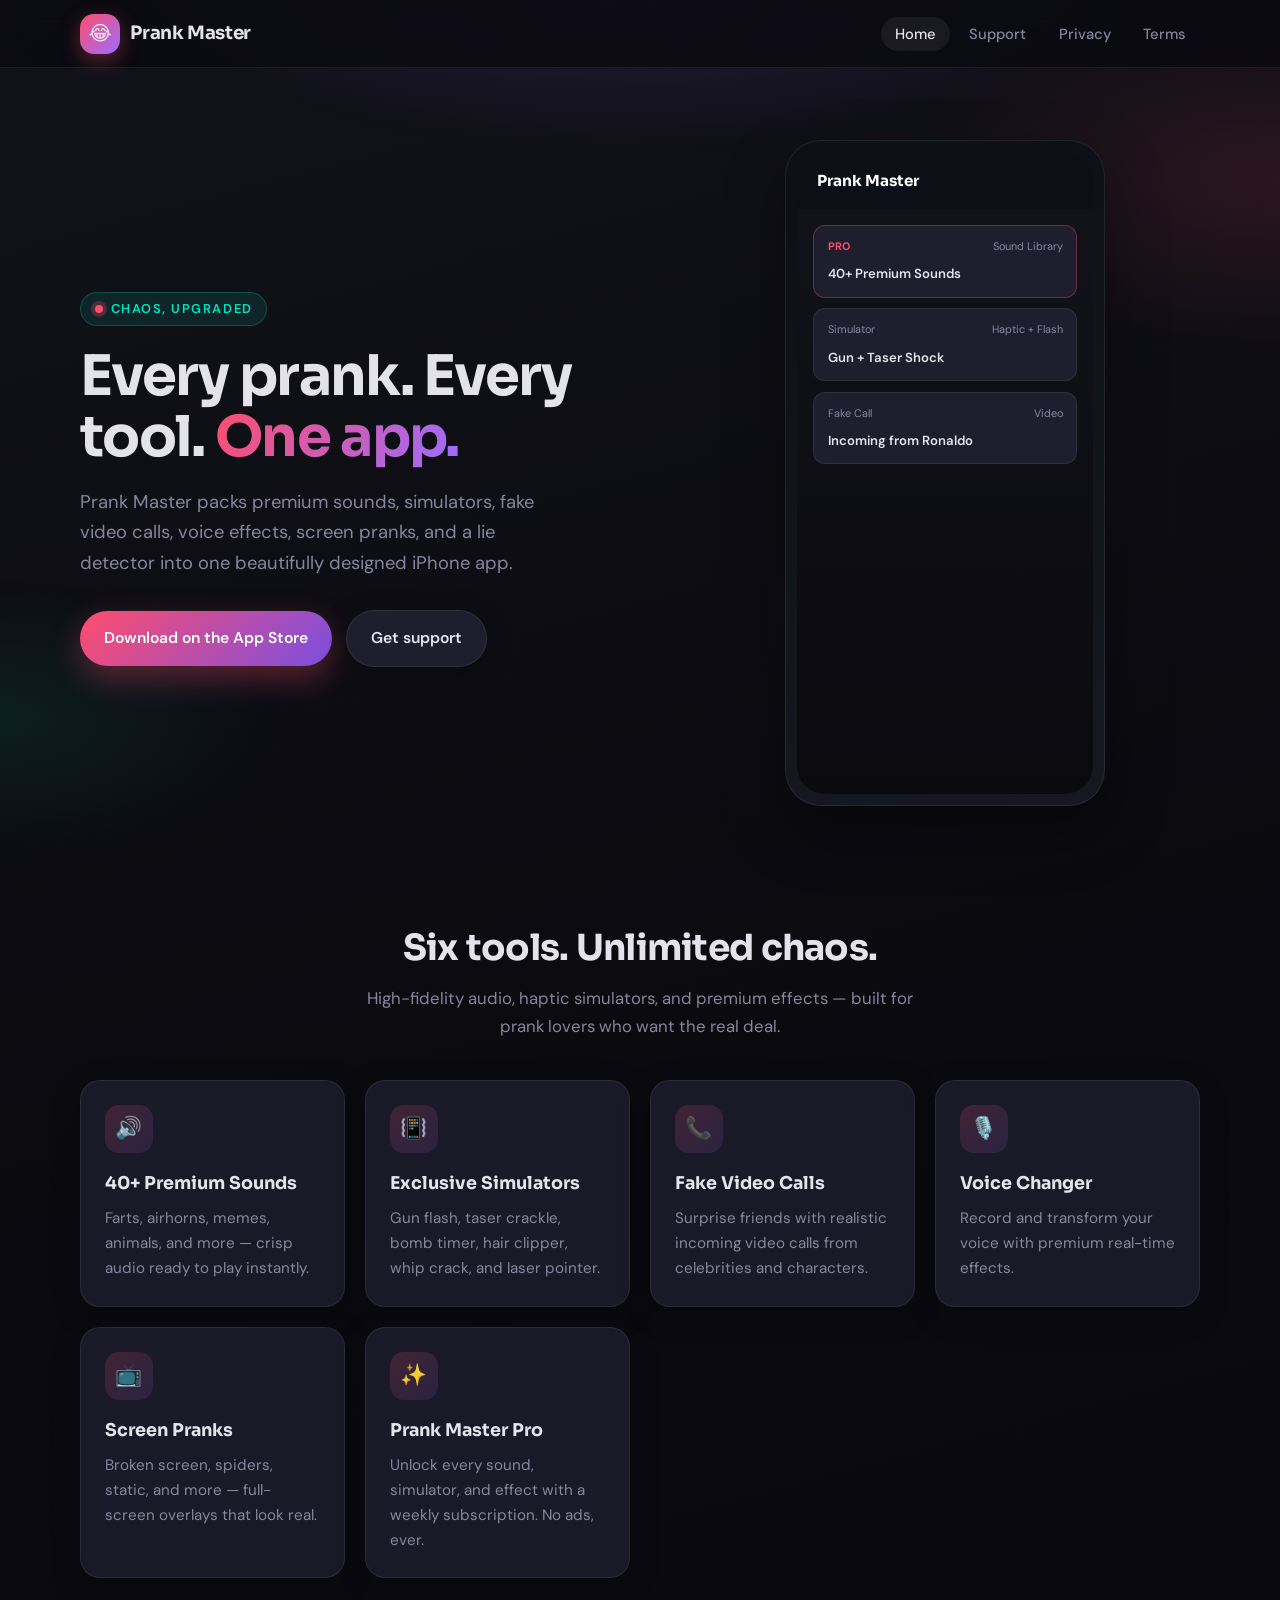
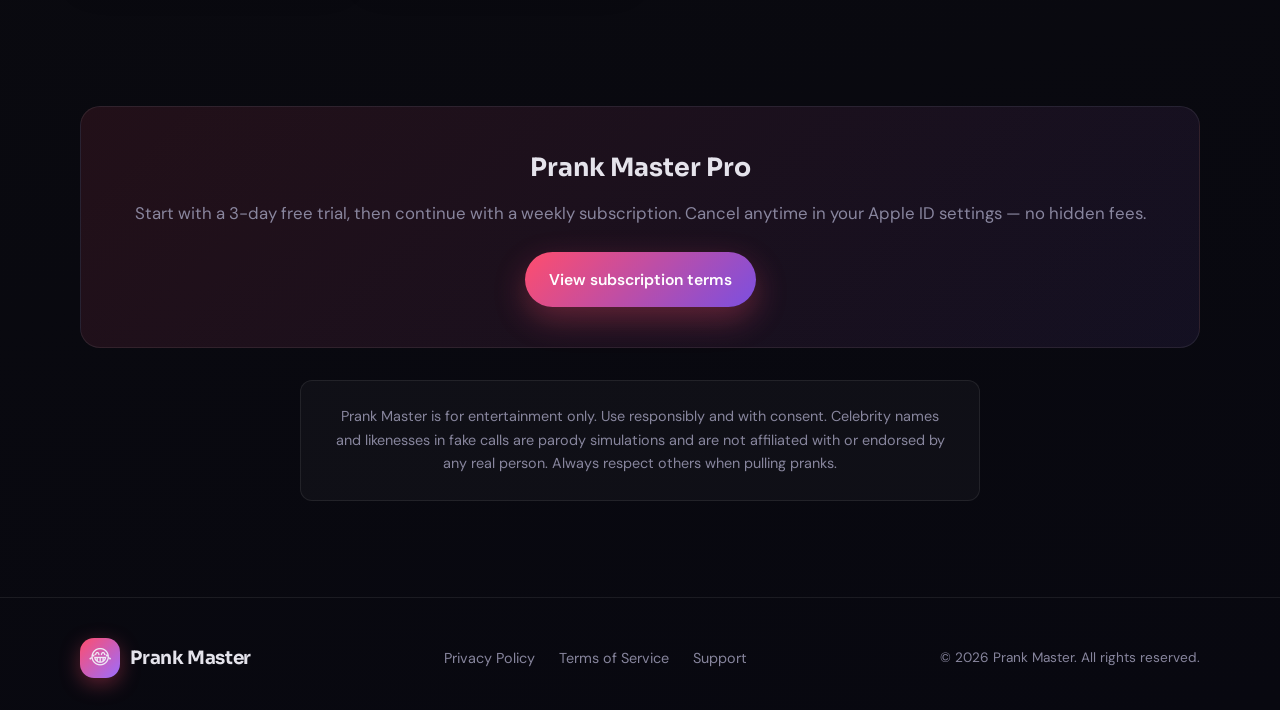
<file: index.html>
<!DOCTYPE html>
<html lang="en">
<head>
  <meta charset="UTF-8">
  <meta name="viewport" content="width=device-width, initial-scale=1">
  <meta name="description" content="Prank Master — Premium prank sounds, simulators, fake calls, voice effects, and screen pranks for iPhone.">
  <meta name="theme-color" content="#0a0a0f">
  <link rel="canonical" href="https://ammadrazzaq28.github.io/prankMaster/">
  <meta property="og:type" content="website">
  <meta property="og:url" content="https://ammadrazzaq28.github.io/prankMaster/">
  <meta property="og:title" content="Prank Master — The Ultimate Prank Arsenal">
  <meta property="og:description" content="Premium prank sounds, simulators, fake calls, voice effects, and screen pranks for iPhone.">
  <title>Prank Master — The Ultimate Prank Arsenal</title>
  <link rel="preconnect" href="https://fonts.googleapis.com">
  <link rel="preconnect" href="https://fonts.gstatic.com" crossorigin>
  <link href="https://fonts.googleapis.com/css2?family=DM+Sans:ital,opsz,wght@0,9..40,400;0,9..40,500;0,9..40,600;0,9..40,700;1,9..40,400&family=Sora:wght@600;700&display=swap" rel="stylesheet">
  <link rel="stylesheet" href="css/site.css">
  <link rel="icon" href="data:image/svg+xml,%3Csvg xmlns='http://www.w3.org/2000/svg' viewBox='0 0 32 32'%3E%3Cdefs%3E%3ClinearGradient id='g' x1='0%25' y1='0%25' x2='100%25' y2='100%25'%3E%3Cstop offset='0%25' stop-color='%23ff4d6d'/%3E%3Cstop offset='100%25' stop-color='%239b6dff'/%3E%3C/linearGradient%3E%3C/defs%3E%3Crect width='32' height='32' rx='8' fill='url(%23g)'/%3E%3Ctext x='16' y='21' text-anchor='middle' fill='white' font-size='16' font-family='system-ui'%3E😂%3C/text%3E%3C/svg%3E">
</head>
<body>
  <header class="site-nav">
    <div class="wrap site-nav__inner">
      <a class="brand" href="index.html">
        <span class="brand__mark" aria-hidden="true">😂</span>
        Prank Master
      </a>
      <button class="nav-toggle" type="button" aria-label="Open menu" aria-expanded="false" data-nav-toggle>☰</button>
      <ul class="nav-links" data-nav-menu>
        <li><a href="index.html" aria-current="page">Home</a></li>
        <li><a href="support.html">Support</a></li>
        <li><a href="privacy.html">Privacy</a></li>
        <li><a href="terms.html">Terms</a></li>
      </ul>
    </div>
  </header>

  <main>
    <section class="hero">
      <div class="wrap hero__grid">
        <div>
          <p class="hero__eyebrow"><span class="dot" aria-hidden="true"></span> Chaos, upgraded</p>
          <h1>Every prank. Every tool. <span>One app.</span></h1>
          <p class="hero__lead">
            Prank Master packs premium sounds, simulators, fake video calls, voice effects, screen pranks, and a lie detector into one beautifully designed iPhone app.
          </p>
          <div class="hero__cta">
            <a class="btn btn--primary" href="https://apps.apple.com/app/id0000000000" rel="noopener">Download on the App Store</a>
            <a class="btn btn--ghost" href="support.html">Get support</a>
          </div>
        </div>
        <div class="phone-mock" aria-hidden="true">
          <div class="phone-mock__frame">
            <div class="phone-mock__screen">
              <div class="phone-mock__header">Prank Master</div>
              <div class="phone-mock__body">
                <div class="mock-tile mock-tile--hot">
                  <div class="mock-tile__meta"><span class="mock-tile__badge">PRO</span><span>Sound Library</span></div>
                  <div class="mock-tile__title">40+ Premium Sounds</div>
                </div>
                <div class="mock-tile">
                  <div class="mock-tile__meta"><span>Simulator</span><span>Haptic + Flash</span></div>
                  <div class="mock-tile__title">Gun + Taser Shock</div>
                </div>
                <div class="mock-tile">
                  <div class="mock-tile__meta"><span>Fake Call</span><span>Video</span></div>
                  <div class="mock-tile__title">Incoming from Ronaldo</div>
                </div>
              </div>
            </div>
          </div>
        </div>
      </div>
    </section>

    <section class="section" id="features">
      <div class="wrap">
        <h2 class="section__title">Six tools. Unlimited chaos.</h2>
        <p class="section__subtitle">High-fidelity audio, haptic simulators, and premium effects — built for prank lovers who want the real deal.</p>
        <div class="features">
          <article class="card">
            <div class="card__icon" aria-hidden="true">🔊</div>
            <h3>40+ Premium Sounds</h3>
            <p>Farts, airhorns, memes, animals, and more — crisp audio ready to play instantly.</p>
          </article>
          <article class="card">
            <div class="card__icon" aria-hidden="true">📳</div>
            <h3>Exclusive Simulators</h3>
            <p>Gun flash, taser crackle, bomb timer, hair clipper, whip crack, and laser pointer.</p>
          </article>
          <article class="card">
            <div class="card__icon" aria-hidden="true">📞</div>
            <h3>Fake Video Calls</h3>
            <p>Surprise friends with realistic incoming video calls from celebrities and characters.</p>
          </article>
          <article class="card">
            <div class="card__icon" aria-hidden="true">🎙️</div>
            <h3>Voice Changer</h3>
            <p>Record and transform your voice with premium real-time effects.</p>
          </article>
          <article class="card">
            <div class="card__icon" aria-hidden="true">📺</div>
            <h3>Screen Pranks</h3>
            <p>Broken screen, spiders, static, and more — full-screen overlays that look real.</p>
          </article>
          <article class="card">
            <div class="card__icon" aria-hidden="true">✨</div>
            <h3>Prank Master Pro</h3>
            <p>Unlock every sound, simulator, and effect with a weekly subscription. No ads, ever.</p>
          </article>
        </div>
      </div>
    </section>

    <section class="section">
      <div class="wrap">
        <div class="pricing-banner">
          <h2>Prank Master Pro</h2>
          <p>Start with a 3-day free trial, then continue with a weekly subscription. Cancel anytime in your Apple ID settings — no hidden fees.</p>
          <a class="btn btn--primary" href="terms.html#subscriptions">View subscription terms</a>
        </div>
        <p class="disclaimer-banner" style="margin-top: 2rem;">
          Prank Master is for entertainment only. Use responsibly and with consent. Celebrity names and likenesses in fake calls are parody simulations and are not affiliated with or endorsed by any real person. Always respect others when pulling pranks.
        </p>
      </div>
    </section>
  </main>

  <footer class="site-footer">
    <div class="wrap site-footer__inner">
      <a class="brand" href="index.html">
        <span class="brand__mark" aria-hidden="true">😂</span>
        Prank Master
      </a>
      <ul class="footer-links">
        <li><a href="privacy.html">Privacy Policy</a></li>
        <li><a href="terms.html">Terms of Service</a></li>
        <li><a href="support.html">Support</a></li>
      </ul>
      <small>© <span id="year"></span> Prank Master. All rights reserved.</small>
    </div>
  </footer>

  <script>
    document.getElementById('year').textContent = new Date().getFullYear();
    const toggle = document.querySelector('[data-nav-toggle]');
    const menu = document.querySelector('[data-nav-menu]');
    toggle?.addEventListener('click', () => {
      const open = menu.classList.toggle('is-open');
      toggle.setAttribute('aria-expanded', open);
    });
  </script>
</body>
</html>
</file>
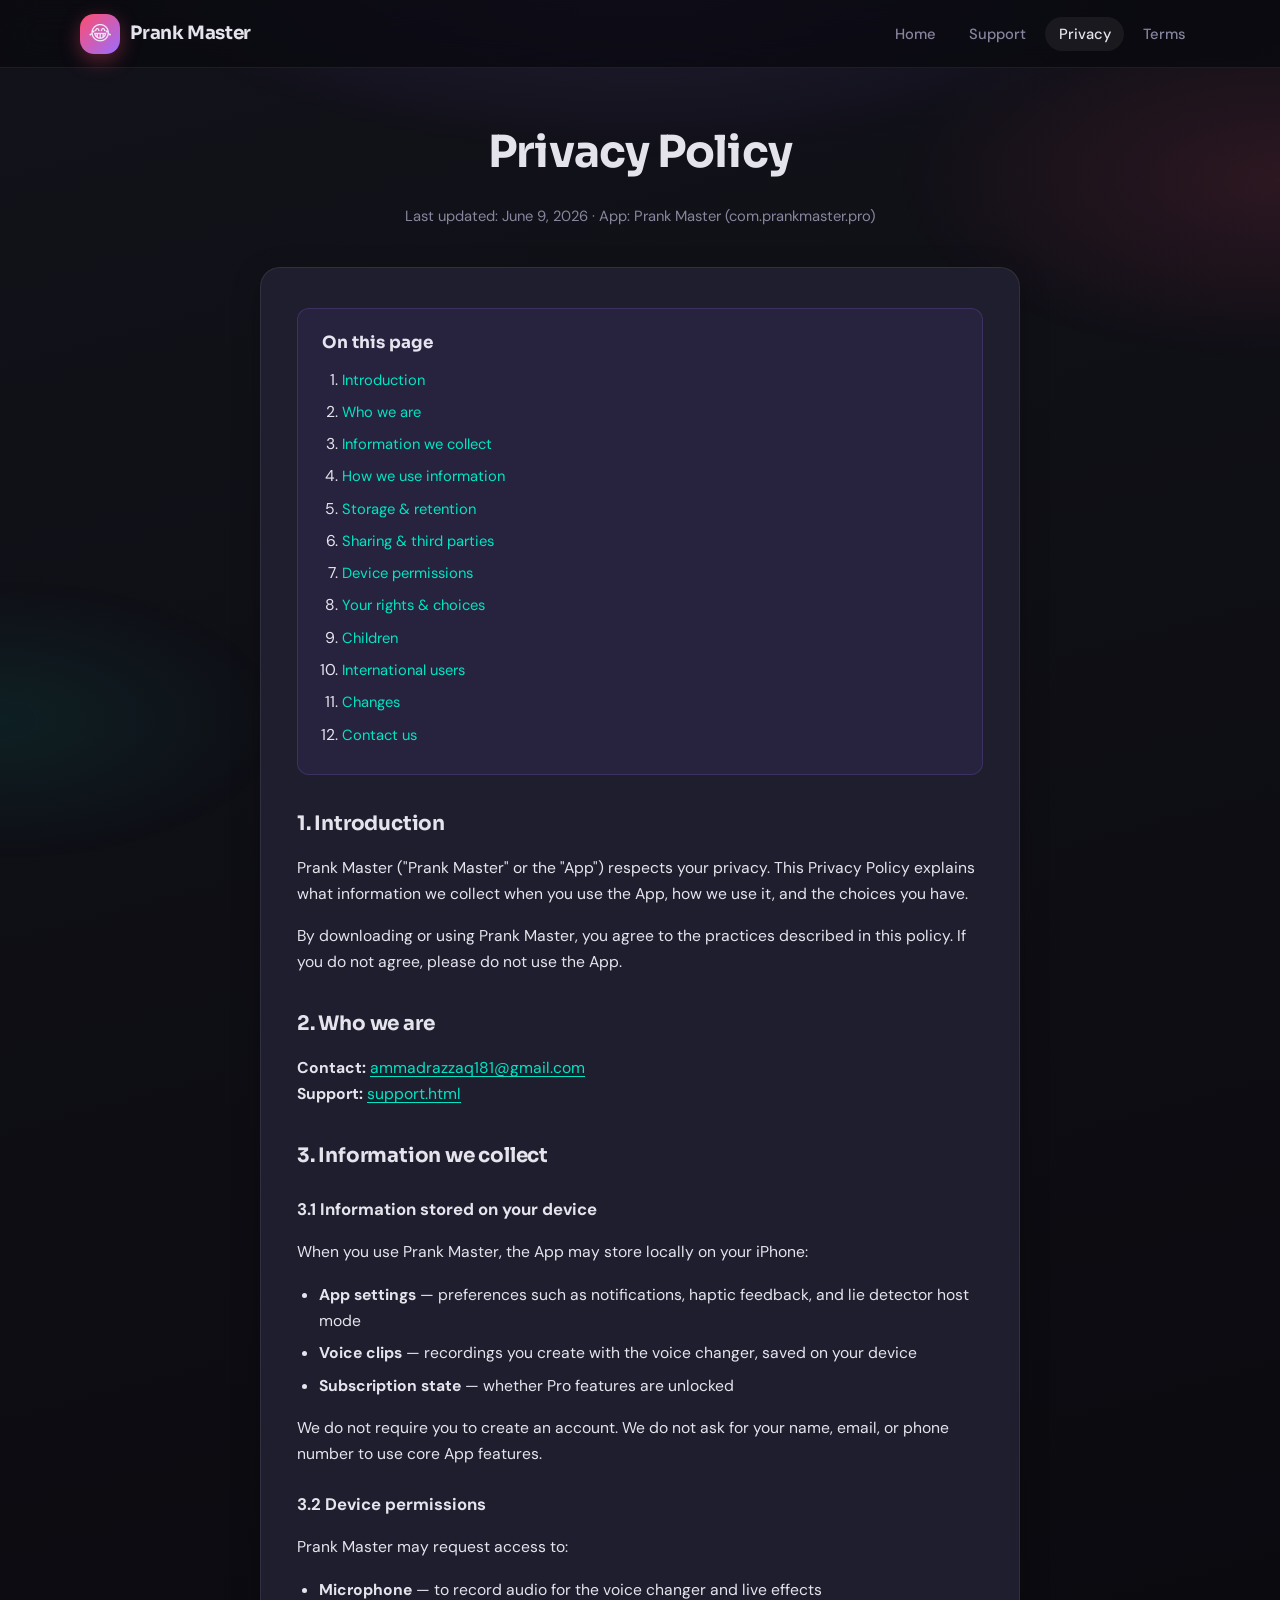
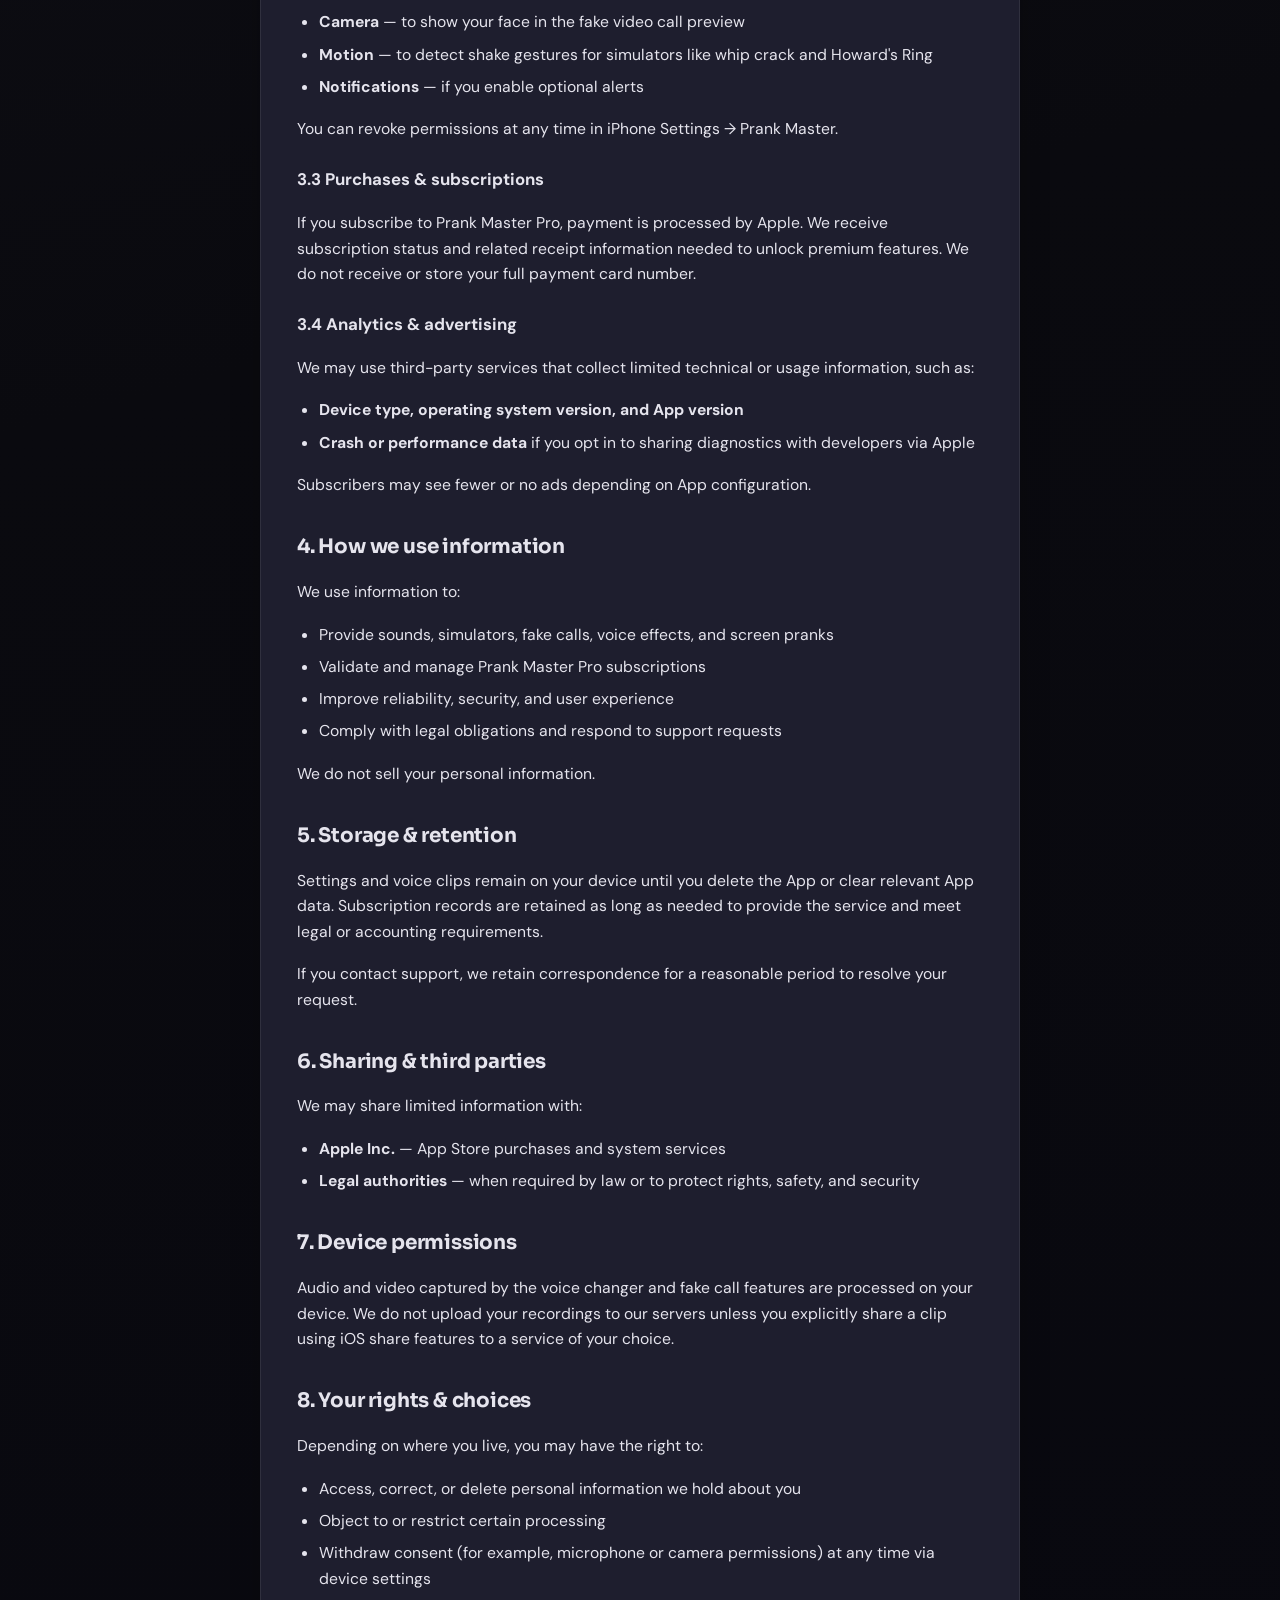
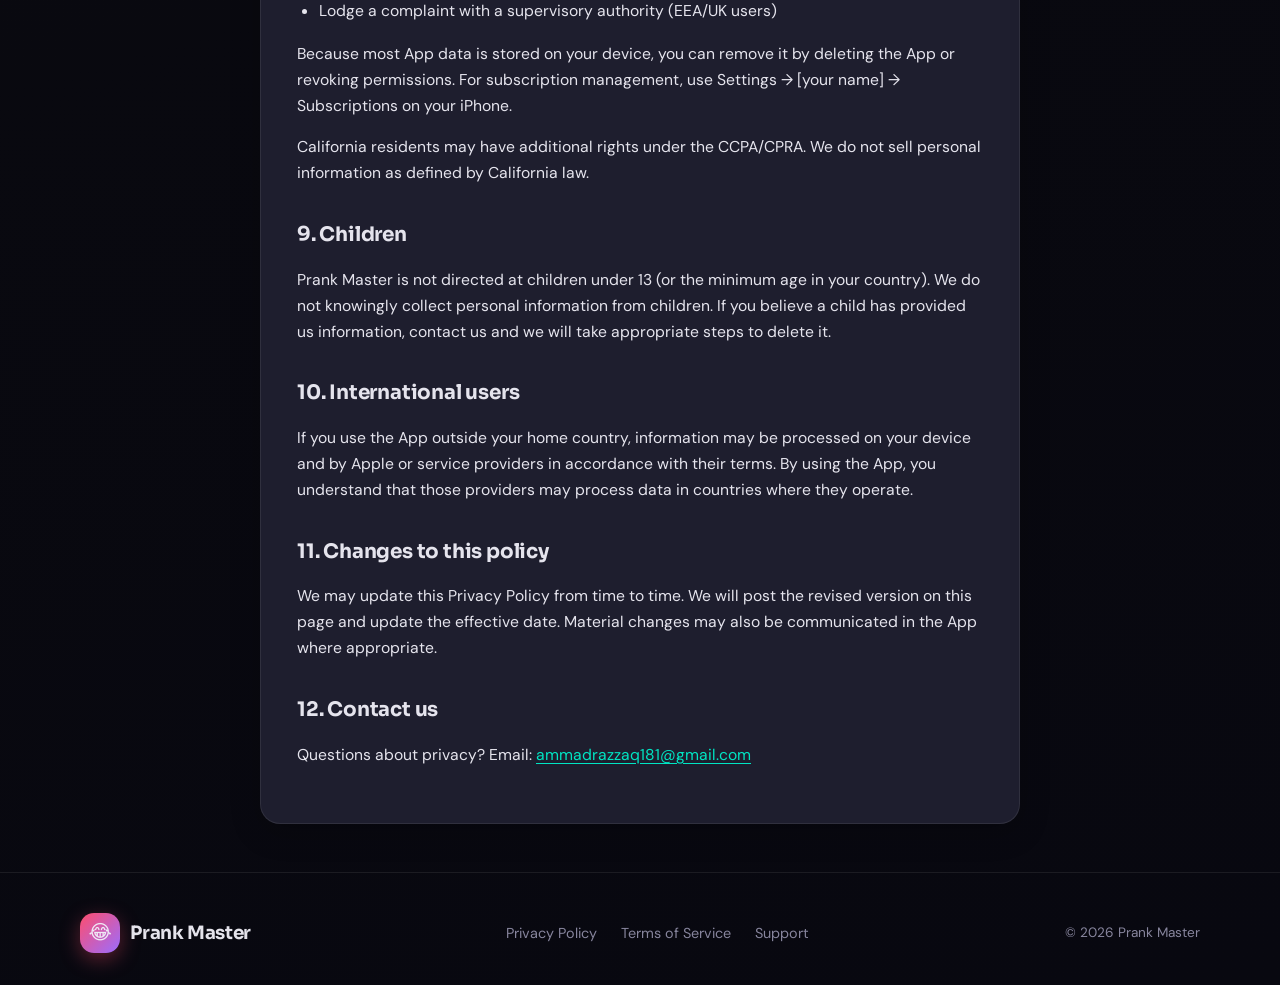
<file: privacy.html>
<!DOCTYPE html>
<html lang="en">
<head>
  <meta charset="UTF-8">
  <meta name="viewport" content="width=device-width, initial-scale=1">
  <meta name="description" content="Privacy Policy for Prank Master — how we collect, use, and protect your information.">
  <meta name="theme-color" content="#0a0a0f">
  <title>Privacy Policy — Prank Master</title>
  <link rel="preconnect" href="https://fonts.googleapis.com">
  <link rel="preconnect" href="https://fonts.gstatic.com" crossorigin>
  <link href="https://fonts.googleapis.com/css2?family=DM+Sans:ital,opsz,wght@0,9..40,400;0,9..40,500;0,9..40,600;0,9..40,700&family=Sora:wght@600;700&display=swap" rel="stylesheet">
  <link rel="stylesheet" href="css/site.css">
  <link rel="icon" href="data:image/svg+xml,%3Csvg xmlns='http://www.w3.org/2000/svg' viewBox='0 0 32 32'%3E%3Crect width='32' height='32' rx='8' fill='%23ff4d6d'/%3E%3Ctext x='16' y='21' text-anchor='middle' fill='white' font-size='16' font-family='system-ui'%3E😂%3C/text%3E%3C/svg%3E">
</head>
<body>
  <header class="site-nav">
    <div class="wrap site-nav__inner">
      <a class="brand" href="index.html">
        <span class="brand__mark" aria-hidden="true">😂</span>
        Prank Master
      </a>
      <button class="nav-toggle" type="button" aria-label="Open menu" aria-expanded="false" data-nav-toggle>☰</button>
      <ul class="nav-links" data-nav-menu>
        <li><a href="index.html">Home</a></li>
        <li><a href="support.html">Support</a></li>
        <li><a href="privacy.html" aria-current="page">Privacy</a></li>
        <li><a href="terms.html">Terms</a></li>
      </ul>
    </div>
  </header>

  <main>
    <header class="page-header wrap--legal">
      <h1>Privacy Policy</h1>
      <p class="meta">Last updated: June 9, 2026 · App: Prank Master (com.prankmaster.pro)</p>
    </header>

    <article class="legal-card wrap--legal">
      <nav class="toc" aria-label="Table of contents">
        <strong>On this page</strong>
        <ol>
          <li><a href="#introduction">Introduction</a></li>
          <li><a href="#controller">Who we are</a></li>
          <li><a href="#collect">Information we collect</a></li>
          <li><a href="#use">How we use information</a></li>
          <li><a href="#storage">Storage &amp; retention</a></li>
          <li><a href="#sharing">Sharing &amp; third parties</a></li>
          <li><a href="#permissions">Device permissions</a></li>
          <li><a href="#rights">Your rights &amp; choices</a></li>
          <li><a href="#children">Children</a></li>
          <li><a href="#international">International users</a></li>
          <li><a href="#changes">Changes</a></li>
          <li><a href="#contact">Contact us</a></li>
        </ol>
      </nav>

      <h2 id="introduction">1. Introduction</h2>
      <p>
        Prank Master ("Prank Master" or the "App") respects your privacy. This Privacy Policy explains what information we collect when you use the App, how we use it, and the choices you have.
      </p>
      <p>
        By downloading or using Prank Master, you agree to the practices described in this policy. If you do not agree, please do not use the App.
      </p>

      <h2 id="controller">2. Who we are</h2>
      <p>
        <strong>Contact:</strong> <a href="mailto:ammadrazzaq181@gmail.com">ammadrazzaq181@gmail.com</a><br>
        <strong>Support:</strong> <a href="support.html">support.html</a>
      </p>

      <h2 id="collect">3. Information we collect</h2>

      <h3>3.1 Information stored on your device</h3>
      <p>When you use Prank Master, the App may store locally on your iPhone:</p>
      <ul>
        <li><strong>App settings</strong> — preferences such as notifications, haptic feedback, and lie detector host mode</li>
        <li><strong>Voice clips</strong> — recordings you create with the voice changer, saved on your device</li>
        <li><strong>Subscription state</strong> — whether Pro features are unlocked</li>
      </ul>
      <p>We do not require you to create an account. We do not ask for your name, email, or phone number to use core App features.</p>

      <h3>3.2 Device permissions</h3>
      <p>Prank Master may request access to:</p>
      <ul>
        <li><strong>Microphone</strong> — to record audio for the voice changer and live effects</li>
        <li><strong>Camera</strong> — to show your face in the fake video call preview</li>
        <li><strong>Motion</strong> — to detect shake gestures for simulators like whip crack and Howard's Ring</li>
        <li><strong>Notifications</strong> — if you enable optional alerts</li>
      </ul>
      <p>You can revoke permissions at any time in iPhone Settings → Prank Master.</p>

      <h3>3.3 Purchases &amp; subscriptions</h3>
      <p>
        If you subscribe to Prank Master Pro, payment is processed by Apple. We receive subscription status and related receipt information needed to unlock premium features. We do not receive or store your full payment card number.
      </p>

      <h3>3.4 Analytics &amp; advertising</h3>
      <p>We may use third-party services that collect limited technical or usage information, such as:</p>
      <ul>
        <li><strong>Device type, operating system version, and App version</strong></li>
        <li><strong>Crash or performance data</strong> if you opt in to sharing diagnostics with developers via Apple</li>
      </ul>
      <p>Subscribers may see fewer or no ads depending on App configuration.</p>

      <h2 id="use">4. How we use information</h2>
      <p>We use information to:</p>
      <ul>
        <li>Provide sounds, simulators, fake calls, voice effects, and screen pranks</li>
        <li>Validate and manage Prank Master Pro subscriptions</li>
        <li>Improve reliability, security, and user experience</li>
        <li>Comply with legal obligations and respond to support requests</li>
      </ul>
      <p>We do not sell your personal information.</p>

      <h2 id="storage">5. Storage &amp; retention</h2>
      <p>
        Settings and voice clips remain on your device until you delete the App or clear relevant App data. Subscription records are retained as long as needed to provide the service and meet legal or accounting requirements.
      </p>
      <p>If you contact support, we retain correspondence for a reasonable period to resolve your request.</p>

      <h2 id="sharing">6. Sharing &amp; third parties</h2>
      <p>We may share limited information with:</p>
      <ul>
        <li><strong>Apple Inc.</strong> — App Store purchases and system services</li>
        <li><strong>Legal authorities</strong> — when required by law or to protect rights, safety, and security</li>
      </ul>

      <h2 id="permissions">7. Device permissions</h2>
      <p>
        Audio and video captured by the voice changer and fake call features are processed on your device. We do not upload your recordings to our servers unless you explicitly share a clip using iOS share features to a service of your choice.
      </p>

      <h2 id="rights">8. Your rights &amp; choices</h2>
      <p>Depending on where you live, you may have the right to:</p>
      <ul>
        <li>Access, correct, or delete personal information we hold about you</li>
        <li>Object to or restrict certain processing</li>
        <li>Withdraw consent (for example, microphone or camera permissions) at any time via device settings</li>
        <li>Lodge a complaint with a supervisory authority (EEA/UK users)</li>
      </ul>
      <p>
        Because most App data is stored on your device, you can remove it by deleting the App or revoking permissions. For subscription management, use Settings → [your name] → Subscriptions on your iPhone.
      </p>
      <p>California residents may have additional rights under the CCPA/CPRA. We do not sell personal information as defined by California law.</p>

      <h2 id="children">9. Children</h2>
      <p>
        Prank Master is not directed at children under 13 (or the minimum age in your country). We do not knowingly collect personal information from children. If you believe a child has provided us information, contact us and we will take appropriate steps to delete it.
      </p>

      <h2 id="international">10. International users</h2>
      <p>
        If you use the App outside your home country, information may be processed on your device and by Apple or service providers in accordance with their terms. By using the App, you understand that those providers may process data in countries where they operate.
      </p>

      <h2 id="changes">11. Changes to this policy</h2>
      <p>
        We may update this Privacy Policy from time to time. We will post the revised version on this page and update the effective date. Material changes may also be communicated in the App where appropriate.
      </p>

      <h2 id="contact">12. Contact us</h2>
      <p>Questions about privacy? Email: <a href="mailto:ammadrazzaq181@gmail.com">ammadrazzaq181@gmail.com</a></p>
    </article>
  </main>

  <footer class="site-footer">
    <div class="wrap site-footer__inner">
      <a class="brand" href="index.html">
        <span class="brand__mark" aria-hidden="true">😂</span>
        Prank Master
      </a>
      <ul class="footer-links">
        <li><a href="privacy.html">Privacy Policy</a></li>
        <li><a href="terms.html">Terms of Service</a></li>
        <li><a href="support.html">Support</a></li>
      </ul>
      <small>© <span id="year"></span> Prank Master</small>
    </div>
  </footer>

  <script>
    document.getElementById('year').textContent = new Date().getFullYear();
    const toggle = document.querySelector('[data-nav-toggle]');
    const menu = document.querySelector('[data-nav-menu]');
    toggle?.addEventListener('click', () => {
      const open = menu.classList.toggle('is-open');
      toggle.setAttribute('aria-expanded', open);
    });
  </script>
</body>
</html>
</file>
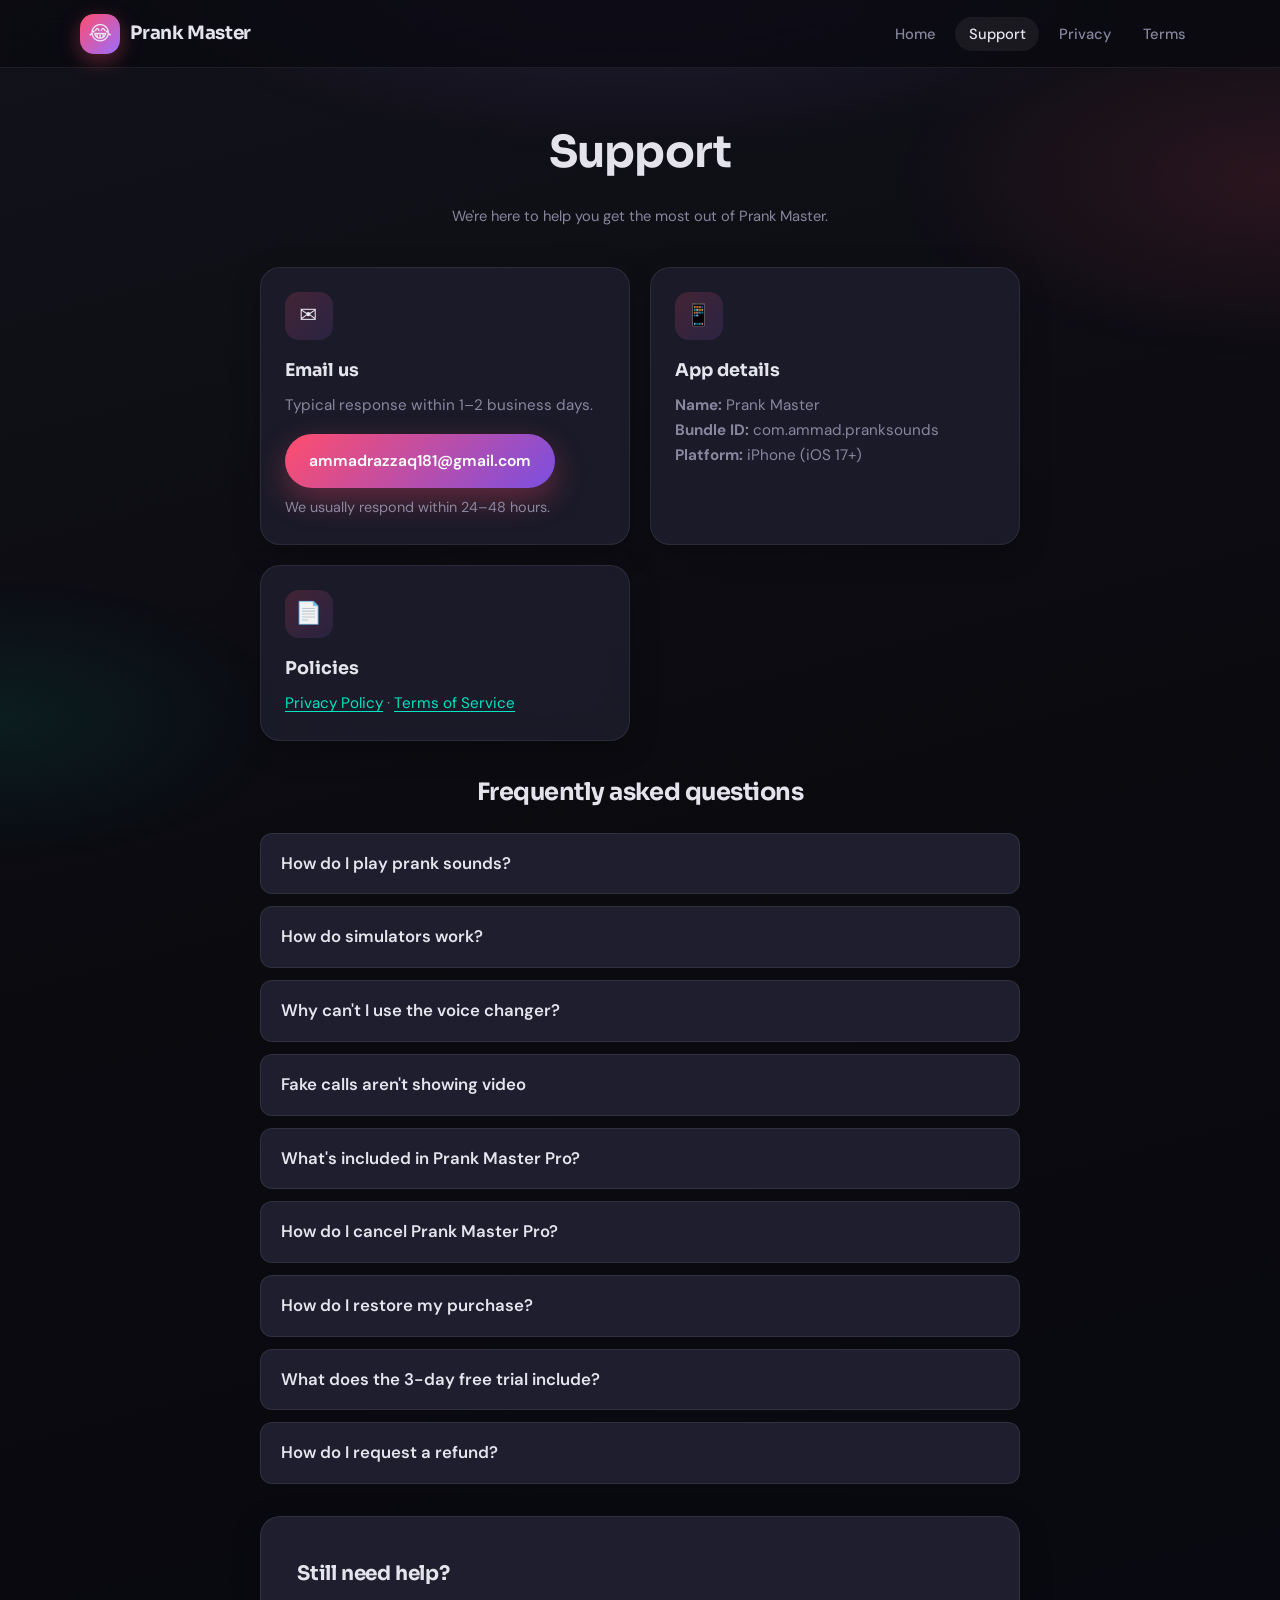
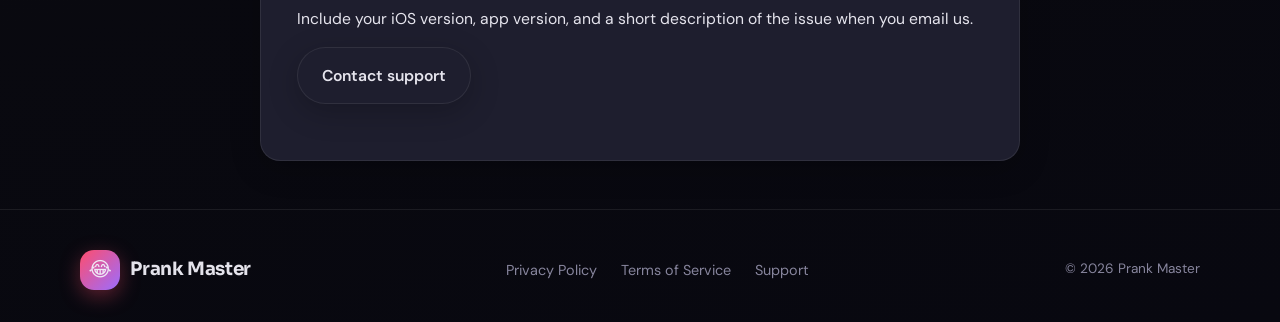
<file: support.html>
<!DOCTYPE html>
<html lang="en">
<head>
  <meta charset="UTF-8">
  <meta name="viewport" content="width=device-width, initial-scale=1">
  <meta name="description" content="Prank Master support — help with subscriptions, sounds, simulators, fake calls, and app questions.">
  <meta name="theme-color" content="#0a0a0f">
  <title>Support — Prank Master</title>
  <link rel="preconnect" href="https://fonts.googleapis.com">
  <link rel="preconnect" href="https://fonts.gstatic.com" crossorigin>
  <link href="https://fonts.googleapis.com/css2?family=DM+Sans:ital,opsz,wght@0,9..40,400;0,9..40,500;0,9..40,600;0,9..40,700&family=Sora:wght@600;700&display=swap" rel="stylesheet">
  <link rel="stylesheet" href="css/site.css">
  <link rel="icon" href="data:image/svg+xml,%3Csvg xmlns='http://www.w3.org/2000/svg' viewBox='0 0 32 32'%3E%3Crect width='32' height='32' rx='8' fill='%23ff4d6d'/%3E%3Ctext x='16' y='21' text-anchor='middle' fill='white' font-size='16' font-family='system-ui'%3E😂%3C/text%3E%3C/svg%3E">
</head>
<body>
  <header class="site-nav">
    <div class="wrap site-nav__inner">
      <a class="brand" href="index.html">
        <span class="brand__mark" aria-hidden="true">😂</span>
        Prank Master
      </a>
      <button class="nav-toggle" type="button" aria-label="Open menu" aria-expanded="false" data-nav-toggle>☰</button>
      <ul class="nav-links" data-nav-menu>
        <li><a href="index.html">Home</a></li>
        <li><a href="support.html" aria-current="page">Support</a></li>
        <li><a href="privacy.html">Privacy</a></li>
        <li><a href="terms.html">Terms</a></li>
      </ul>
    </div>
  </header>

  <main>
    <header class="page-header wrap--legal">
      <h1>Support</h1>
      <p class="meta">We're here to help you get the most out of Prank Master.</p>
    </header>

    <div class="wrap--legal" style="margin-bottom: 2.5rem;">
      <div class="support-grid">
        <div class="card">
          <div class="card__icon" aria-hidden="true">✉️</div>
          <h3>Email us</h3>
          <p>Typical response within 1–2 business days.</p>
          <p style="margin-top: 1rem;"><a class="btn btn--primary" href="mailto:ammadrazzaq181@gmail.com?subject=Prank%20Master%20Support">ammadrazzaq181@gmail.com</a></p>
          <p style="margin-top: 0.5rem; font-size: 0.9rem; color: var(--text-muted);">We usually respond within 24–48 hours.</p>
        </div>
        <div class="card">
          <div class="card__icon" aria-hidden="true">📱</div>
          <h3>App details</h3>
          <p>
            <strong>Name:</strong> Prank Master<br>
            <strong>Bundle ID:</strong> com.ammad.pranksounds<br>
            <strong>Platform:</strong> iPhone (iOS 17+)
          </p>
        </div>
        <div class="card">
          <div class="card__icon" aria-hidden="true">📄</div>
          <h3>Policies</h3>
          <p>
            <a href="privacy.html">Privacy Policy</a> ·
            <a href="terms.html">Terms of Service</a>
          </p>
        </div>
      </div>

      <h2 class="section__title" style="font-size: 1.5rem; margin-top: 2rem;">Frequently asked questions</h2>
      <div class="faq" style="margin-top: 1.25rem;">
        <details>
          <summary>How do I play prank sounds?</summary>
          <p>Open Prank Master and tap Sounds from the home screen. Browse categories, tap any sound to play it instantly. Use the volume slider to boost output on supported devices.</p>
        </details>
        <details>
          <summary>How do simulators work?</summary>
          <p>Simulators like Gun, Taser, and Bomb use haptics and screen flash for a realistic feel. Some simulators (Whip, Howard's Ring) respond to shake gestures — make sure motion access is enabled when prompted.</p>
        </details>
        <details>
          <summary>Why can't I use the voice changer?</summary>
          <p>Prank Master needs microphone permission for recording. Go to Settings → Prank Master → Microphone and enable access. Camera permission is also required for fake video call previews.</p>
        </details>
        <details>
          <summary>Fake calls aren't showing video</summary>
          <p>Ensure camera permission is granted and your device supports the selected character video. Try closing and reopening the fake call screen, or restart the app if playback stalls.</p>
        </details>
        <details>
          <summary>What's included in Prank Master Pro?</summary>
          <p>Pro unlocks all premium sounds, exclusive simulators, unlimited fake calls, voice effects, screen pranks, and removes ads. Free users may have limited access to certain features.</p>
        </details>
        <details>
          <summary>How do I cancel Prank Master Pro?</summary>
          <p>Subscriptions are managed by Apple. On your iPhone: Settings → [your name] → Subscriptions → Prank Master → Cancel Subscription. Cancel at least 24 hours before renewal to avoid the next charge.</p>
        </details>
        <details>
          <summary>How do I restore my purchase?</summary>
          <p>On the subscription screen in the app or in Settings, tap Restore Purchase. Make sure you are signed in with the same Apple ID used for the original purchase.</p>
        </details>
        <details>
          <summary>What does the 3-day free trial include?</summary>
          <p>Eligible new subscribers receive Prank Master Pro access for three days. If you do not cancel before the trial ends, Apple automatically bills the weekly subscription shown on the paywall.</p>
        </details>
        <details>
          <summary>How do I request a refund?</summary>
          <p>Refunds are processed by Apple. Visit <a href="https://reportaproblem.apple.com" rel="noopener">reportaproblem.apple.com</a> and sign in with your Apple ID.</p>
        </details>
      </div>

      <div class="legal-card" style="margin-top: 2rem;">
        <h2 id="still-need-help">Still need help?</h2>
        <p>Include your iOS version, app version, and a short description of the issue when you email us.</p>
        <p><a class="btn btn--ghost" href="mailto:ammadrazzaq181@gmail.com?subject=Prank%20Master%20Support%20Request">Contact support</a></p>
      </div>
    </div>
  </main>

  <footer class="site-footer">
    <div class="wrap site-footer__inner">
      <a class="brand" href="index.html">
        <span class="brand__mark" aria-hidden="true">😂</span>
        Prank Master
      </a>
      <ul class="footer-links">
        <li><a href="privacy.html">Privacy Policy</a></li>
        <li><a href="terms.html">Terms of Service</a></li>
        <li><a href="support.html">Support</a></li>
      </ul>
      <small>© <span id="year"></span> Prank Master</small>
    </div>
  </footer>

  <script>
    document.getElementById('year').textContent = new Date().getFullYear();
    const toggle = document.querySelector('[data-nav-toggle]');
    const menu = document.querySelector('[data-nav-menu]');
    toggle?.addEventListener('click', () => {
      const open = menu.classList.toggle('is-open');
      toggle.setAttribute('aria-expanded', open);
    });
  </script>
</body>
</html>
</file>
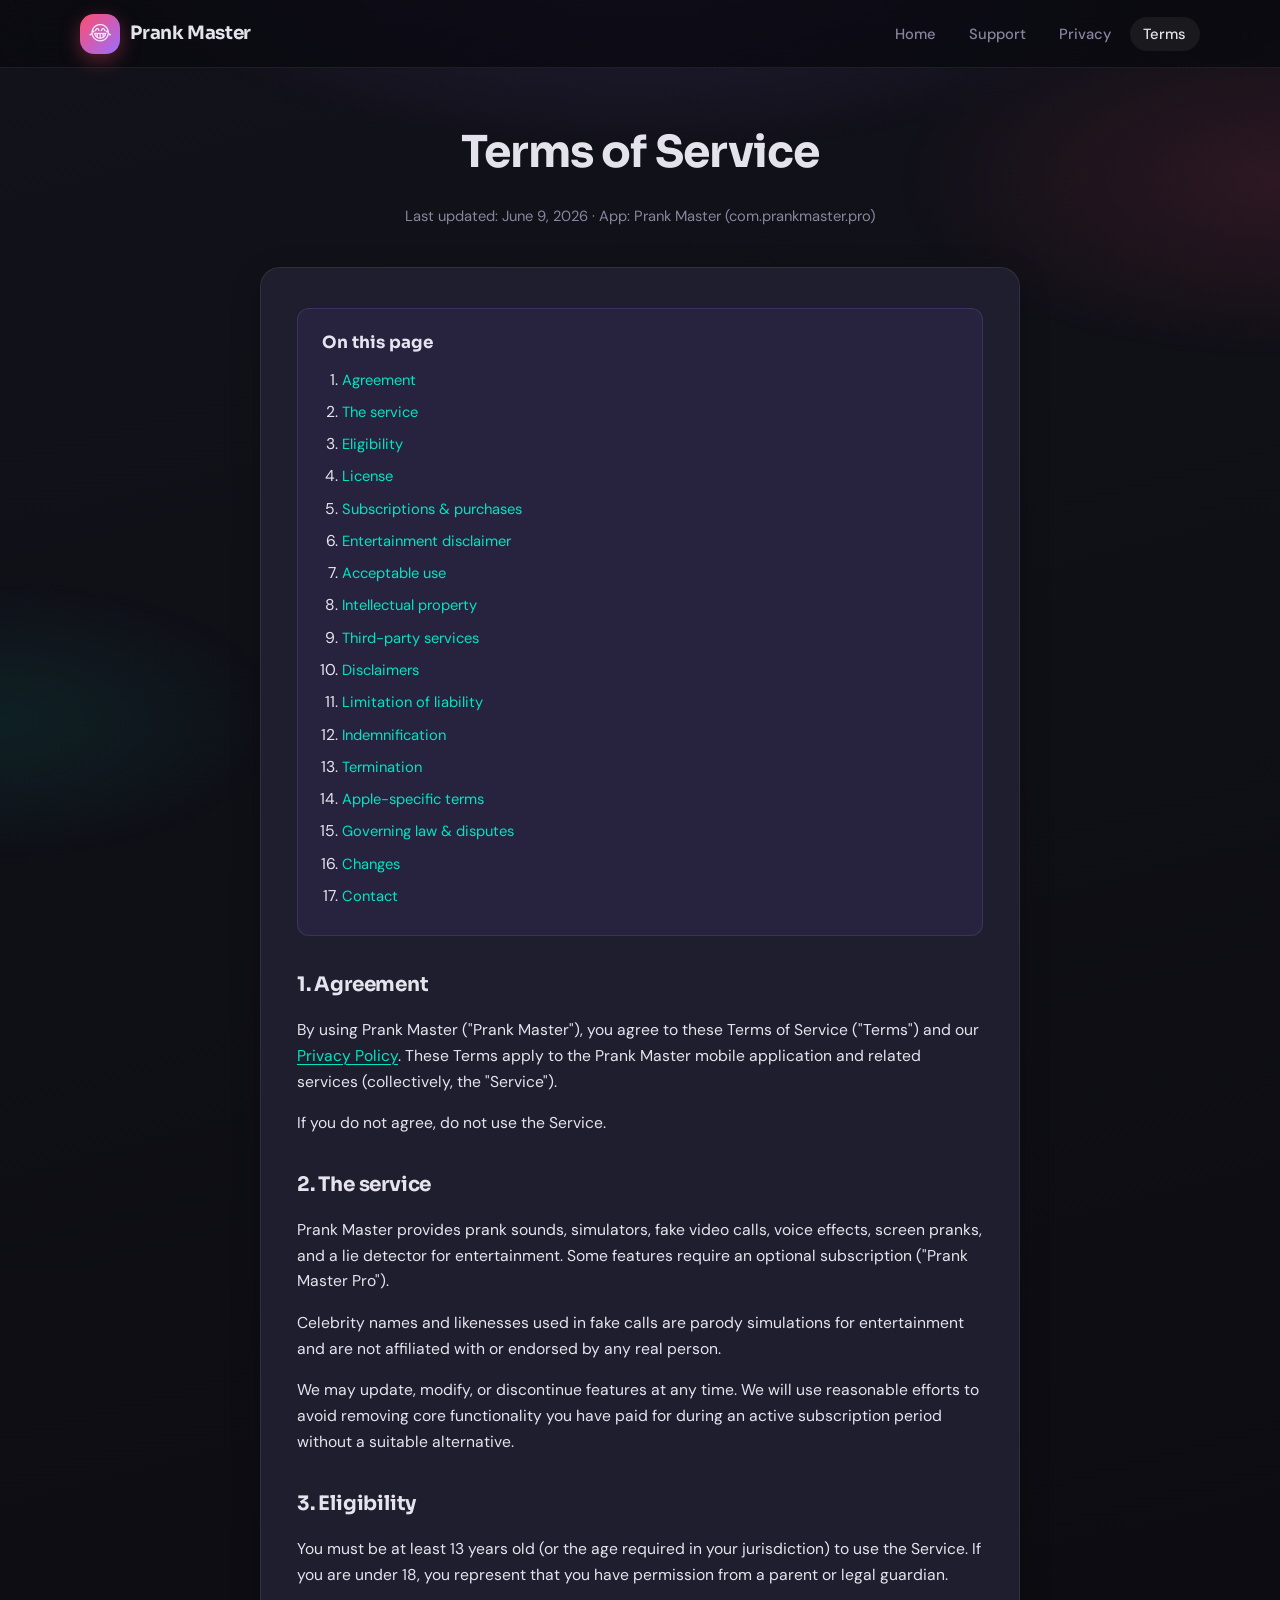
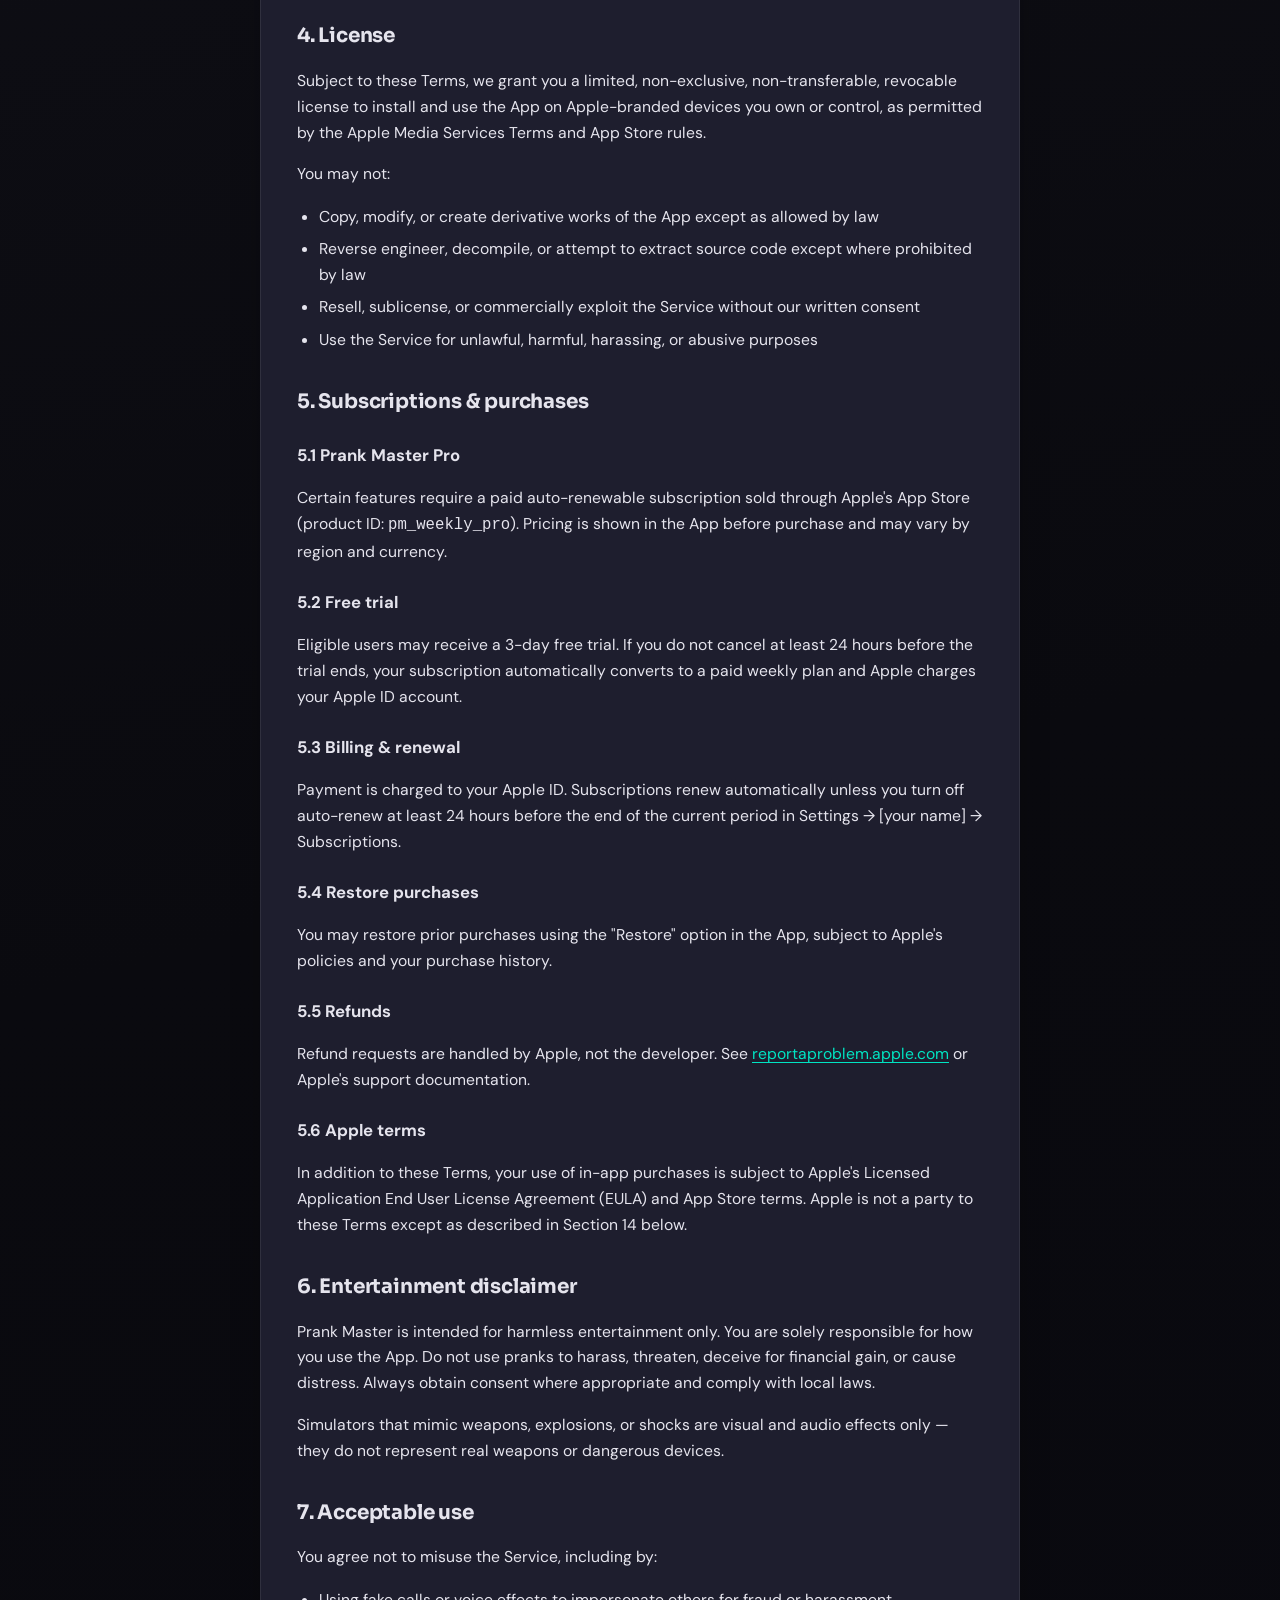
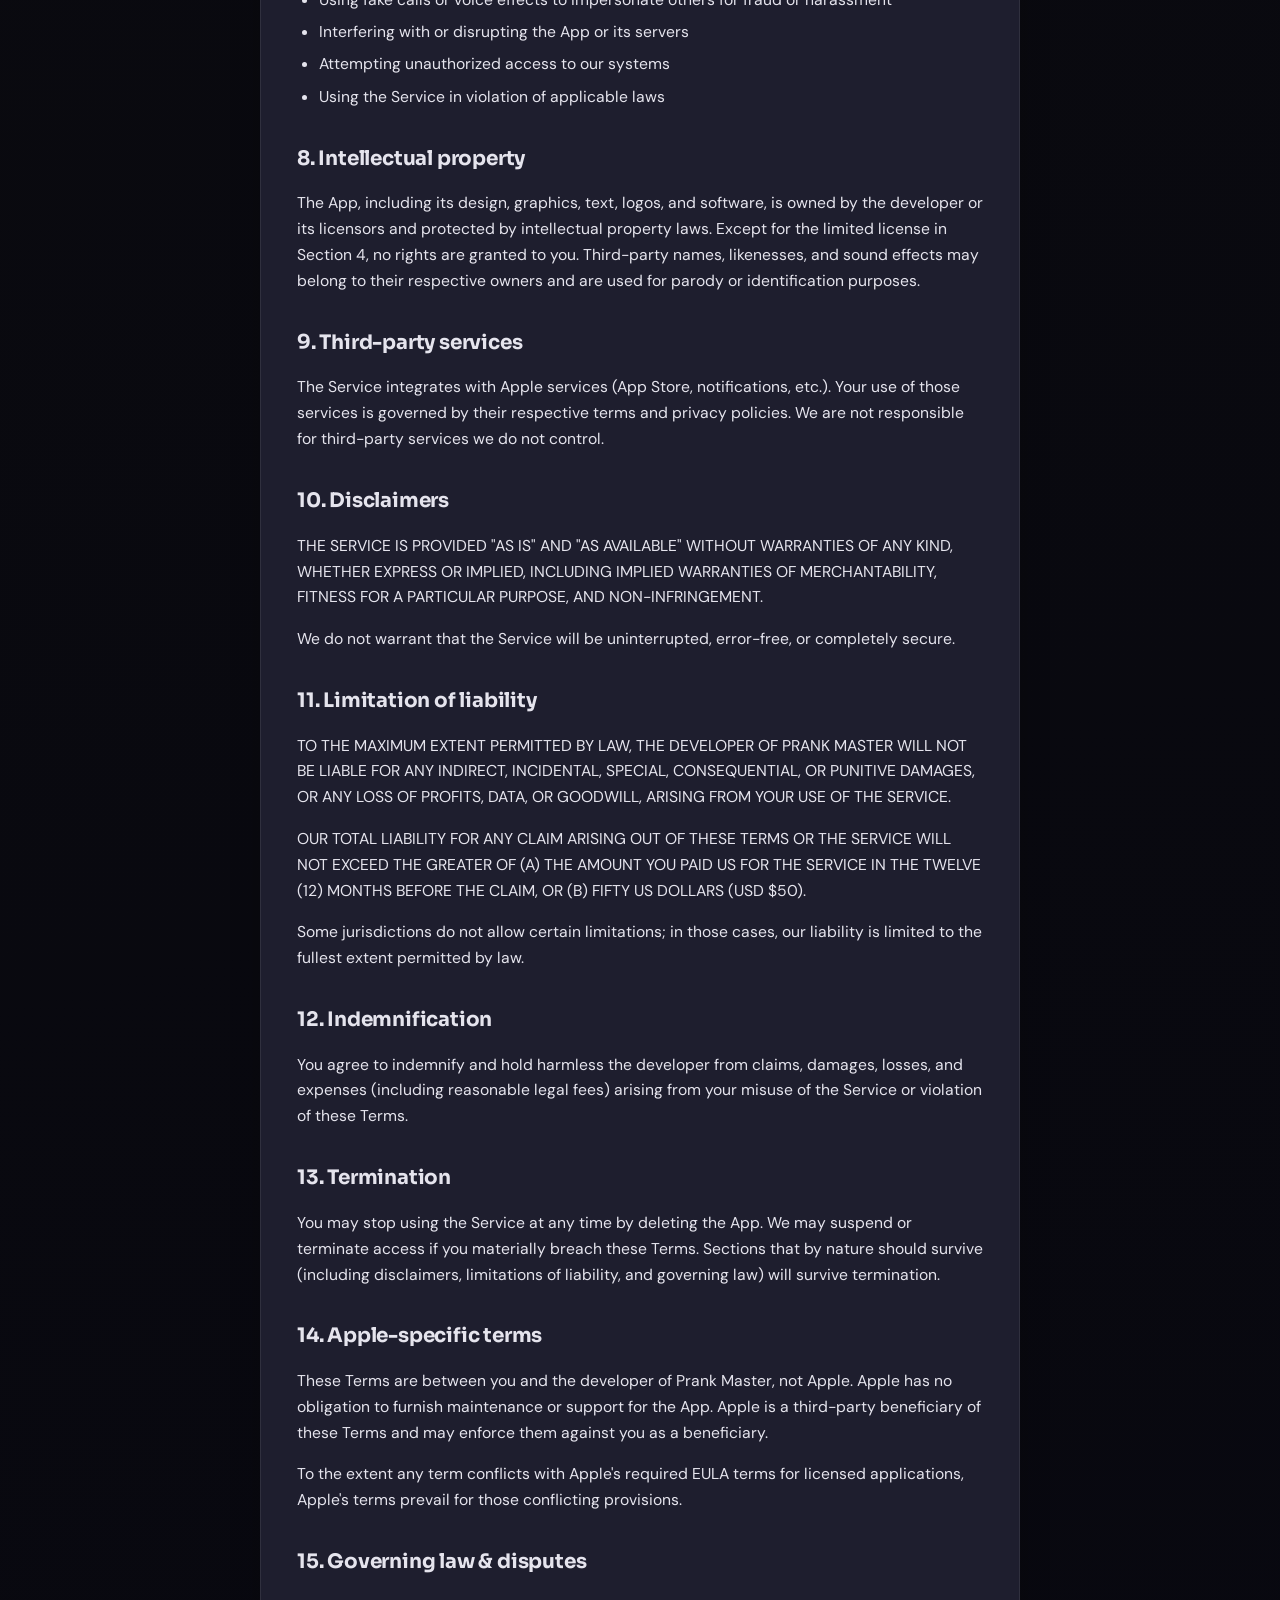
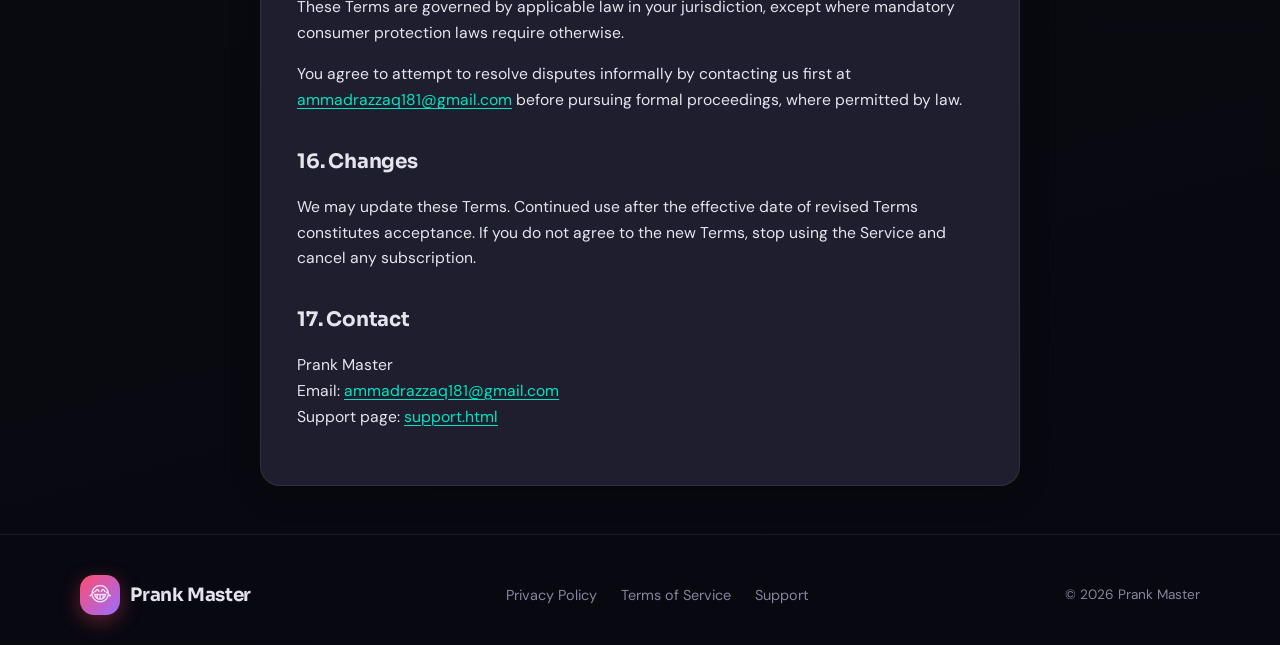
<file: terms.html>
<!DOCTYPE html>
<html lang="en">
<head>
  <meta charset="UTF-8">
  <meta name="viewport" content="width=device-width, initial-scale=1">
  <meta name="description" content="Terms of Service for Prank Master — premium prank app for iPhone.">
  <meta name="theme-color" content="#0a0a0f">
  <title>Terms of Service — Prank Master</title>
  <link rel="preconnect" href="https://fonts.googleapis.com">
  <link rel="preconnect" href="https://fonts.gstatic.com" crossorigin>
  <link href="https://fonts.googleapis.com/css2?family=DM+Sans:ital,opsz,wght@0,9..40,400;0,9..40,500;0,9..40,600;0,9..40,700&family=Sora:wght@600;700&display=swap" rel="stylesheet">
  <link rel="stylesheet" href="css/site.css">
  <link rel="icon" href="data:image/svg+xml,%3Csvg xmlns='http://www.w3.org/2000/svg' viewBox='0 0 32 32'%3E%3Crect width='32' height='32' rx='8' fill='%23ff4d6d'/%3E%3Ctext x='16' y='21' text-anchor='middle' fill='white' font-size='16' font-family='system-ui'%3E😂%3C/text%3E%3C/svg%3E">
</head>
<body>
  <header class="site-nav">
    <div class="wrap site-nav__inner">
      <a class="brand" href="index.html">
        <span class="brand__mark" aria-hidden="true">😂</span>
        Prank Master
      </a>
      <button class="nav-toggle" type="button" aria-label="Open menu" aria-expanded="false" data-nav-toggle>☰</button>
      <ul class="nav-links" data-nav-menu>
        <li><a href="index.html">Home</a></li>
        <li><a href="support.html">Support</a></li>
        <li><a href="privacy.html">Privacy</a></li>
        <li><a href="terms.html" aria-current="page">Terms</a></li>
      </ul>
    </div>
  </header>

  <main>
    <header class="page-header wrap--legal">
      <h1>Terms of Service</h1>
      <p class="meta">Last updated: June 9, 2026 · App: Prank Master (com.prankmaster.pro)</p>
    </header>

    <article class="legal-card wrap--legal">
      <nav class="toc" aria-label="Table of contents">
        <strong>On this page</strong>
        <ol>
          <li><a href="#agreement">Agreement</a></li>
          <li><a href="#service">The service</a></li>
          <li><a href="#eligibility">Eligibility</a></li>
          <li><a href="#license">License</a></li>
          <li><a href="#subscriptions">Subscriptions &amp; purchases</a></li>
          <li><a href="#entertainment">Entertainment disclaimer</a></li>
          <li><a href="#acceptable-use">Acceptable use</a></li>
          <li><a href="#ip">Intellectual property</a></li>
          <li><a href="#third-party">Third-party services</a></li>
          <li><a href="#disclaimers">Disclaimers</a></li>
          <li><a href="#liability">Limitation of liability</a></li>
          <li><a href="#indemnification">Indemnification</a></li>
          <li><a href="#termination">Termination</a></li>
          <li><a href="#apple">Apple-specific terms</a></li>
          <li><a href="#law">Governing law &amp; disputes</a></li>
          <li><a href="#changes">Changes</a></li>
          <li><a href="#contact">Contact</a></li>
        </ol>
      </nav>

      <h2 id="agreement">1. Agreement</h2>
      <p>
        By using Prank Master ("Prank Master"), you agree to these Terms of Service ("Terms") and our <a href="privacy.html">Privacy Policy</a>. These Terms apply to the Prank Master mobile application and related services (collectively, the "Service").
      </p>
      <p>If you do not agree, do not use the Service.</p>

      <h2 id="service">2. The service</h2>
      <p>
        Prank Master provides prank sounds, simulators, fake video calls, voice effects, screen pranks, and a lie detector for entertainment. Some features require an optional subscription ("Prank Master Pro").
      </p>
      <p>
        Celebrity names and likenesses used in fake calls are parody simulations for entertainment and are not affiliated with or endorsed by any real person.
      </p>
      <p>
        We may update, modify, or discontinue features at any time. We will use reasonable efforts to avoid removing core functionality you have paid for during an active subscription period without a suitable alternative.
      </p>

      <h2 id="eligibility">3. Eligibility</h2>
      <p>
        You must be at least 13 years old (or the age required in your jurisdiction) to use the Service. If you are under 18, you represent that you have permission from a parent or legal guardian.
      </p>

      <h2 id="license">4. License</h2>
      <p>
        Subject to these Terms, we grant you a limited, non-exclusive, non-transferable, revocable license to install and use the App on Apple-branded devices you own or control, as permitted by the Apple Media Services Terms and App Store rules.
      </p>
      <p>You may not:</p>
      <ul>
        <li>Copy, modify, or create derivative works of the App except as allowed by law</li>
        <li>Reverse engineer, decompile, or attempt to extract source code except where prohibited by law</li>
        <li>Resell, sublicense, or commercially exploit the Service without our written consent</li>
        <li>Use the Service for unlawful, harmful, harassing, or abusive purposes</li>
      </ul>

      <h2 id="subscriptions">5. Subscriptions &amp; purchases</h2>

      <h3>5.1 Prank Master Pro</h3>
      <p>
        Certain features require a paid auto-renewable subscription sold through Apple's App Store (product ID: <code>pm_weekly_pro</code>). Pricing is shown in the App before purchase and may vary by region and currency.
      </p>

      <h3>5.2 Free trial</h3>
      <p>
        Eligible users may receive a 3-day free trial. If you do not cancel at least 24 hours before the trial ends, your subscription automatically converts to a paid weekly plan and Apple charges your Apple ID account.
      </p>

      <h3>5.3 Billing &amp; renewal</h3>
      <p>
        Payment is charged to your Apple ID. Subscriptions renew automatically unless you turn off auto-renew at least 24 hours before the end of the current period in Settings → [your name] → Subscriptions.
      </p>

      <h3>5.4 Restore purchases</h3>
      <p>
        You may restore prior purchases using the "Restore" option in the App, subject to Apple's policies and your purchase history.
      </p>

      <h3>5.5 Refunds</h3>
      <p>
        Refund requests are handled by Apple, not the developer. See <a href="https://reportaproblem.apple.com" rel="noopener">reportaproblem.apple.com</a> or Apple's support documentation.
      </p>

      <h3>5.6 Apple terms</h3>
      <p>
        In addition to these Terms, your use of in-app purchases is subject to Apple's Licensed Application End User License Agreement (EULA) and App Store terms. Apple is not a party to these Terms except as described in Section 14 below.
      </p>

      <h2 id="entertainment">6. Entertainment disclaimer</h2>
      <p>
        Prank Master is intended for harmless entertainment only. You are solely responsible for how you use the App. Do not use pranks to harass, threaten, deceive for financial gain, or cause distress. Always obtain consent where appropriate and comply with local laws.
      </p>
      <p>
        Simulators that mimic weapons, explosions, or shocks are visual and audio effects only — they do not represent real weapons or dangerous devices.
      </p>

      <h2 id="acceptable-use">7. Acceptable use</h2>
      <p>You agree not to misuse the Service, including by:</p>
      <ul>
        <li>Using fake calls or voice effects to impersonate others for fraud or harassment</li>
        <li>Interfering with or disrupting the App or its servers</li>
        <li>Attempting unauthorized access to our systems</li>
        <li>Using the Service in violation of applicable laws</li>
      </ul>

      <h2 id="ip">8. Intellectual property</h2>
      <p>
        The App, including its design, graphics, text, logos, and software, is owned by the developer or its licensors and protected by intellectual property laws. Except for the limited license in Section 4, no rights are granted to you. Third-party names, likenesses, and sound effects may belong to their respective owners and are used for parody or identification purposes.
      </p>

      <h2 id="third-party">9. Third-party services</h2>
      <p>
        The Service integrates with Apple services (App Store, notifications, etc.). Your use of those services is governed by their respective terms and privacy policies. We are not responsible for third-party services we do not control.
      </p>

      <h2 id="disclaimers">10. Disclaimers</h2>
      <p>
        THE SERVICE IS PROVIDED "AS IS" AND "AS AVAILABLE" WITHOUT WARRANTIES OF ANY KIND, WHETHER EXPRESS OR IMPLIED, INCLUDING IMPLIED WARRANTIES OF MERCHANTABILITY, FITNESS FOR A PARTICULAR PURPOSE, AND NON-INFRINGEMENT.
      </p>
      <p>We do not warrant that the Service will be uninterrupted, error-free, or completely secure.</p>

      <h2 id="liability">11. Limitation of liability</h2>
      <p>
        TO THE MAXIMUM EXTENT PERMITTED BY LAW, THE DEVELOPER OF PRANK MASTER WILL NOT BE LIABLE FOR ANY INDIRECT, INCIDENTAL, SPECIAL, CONSEQUENTIAL, OR PUNITIVE DAMAGES, OR ANY LOSS OF PROFITS, DATA, OR GOODWILL, ARISING FROM YOUR USE OF THE SERVICE.
      </p>
      <p>
        OUR TOTAL LIABILITY FOR ANY CLAIM ARISING OUT OF THESE TERMS OR THE SERVICE WILL NOT EXCEED THE GREATER OF (A) THE AMOUNT YOU PAID US FOR THE SERVICE IN THE TWELVE (12) MONTHS BEFORE THE CLAIM, OR (B) FIFTY US DOLLARS (USD $50).
      </p>
      <p>Some jurisdictions do not allow certain limitations; in those cases, our liability is limited to the fullest extent permitted by law.</p>

      <h2 id="indemnification">12. Indemnification</h2>
      <p>
        You agree to indemnify and hold harmless the developer from claims, damages, losses, and expenses (including reasonable legal fees) arising from your misuse of the Service or violation of these Terms.
      </p>

      <h2 id="termination">13. Termination</h2>
      <p>
        You may stop using the Service at any time by deleting the App. We may suspend or terminate access if you materially breach these Terms. Sections that by nature should survive (including disclaimers, limitations of liability, and governing law) will survive termination.
      </p>

      <h2 id="apple">14. Apple-specific terms</h2>
      <p>
        These Terms are between you and the developer of Prank Master, not Apple. Apple has no obligation to furnish maintenance or support for the App. Apple is a third-party beneficiary of these Terms and may enforce them against you as a beneficiary.
      </p>
      <p>
        To the extent any term conflicts with Apple's required EULA terms for licensed applications, Apple's terms prevail for those conflicting provisions.
      </p>

      <h2 id="law">15. Governing law &amp; disputes</h2>
      <p>
        These Terms are governed by applicable law in your jurisdiction, except where mandatory consumer protection laws require otherwise.
      </p>
      <p>
        You agree to attempt to resolve disputes informally by contacting us first at <a href="mailto:ammadrazzaq181@gmail.com">ammadrazzaq181@gmail.com</a> before pursuing formal proceedings, where permitted by law.
      </p>

      <h2 id="changes">16. Changes</h2>
      <p>
        We may update these Terms. Continued use after the effective date of revised Terms constitutes acceptance. If you do not agree to the new Terms, stop using the Service and cancel any subscription.
      </p>

      <h2 id="contact">17. Contact</h2>
      <p>
        Prank Master<br>
        Email: <a href="mailto:ammadrazzaq181@gmail.com">ammadrazzaq181@gmail.com</a><br>
        Support page: <a href="support.html">support.html</a>
      </p>
    </article>
  </main>

  <footer class="site-footer">
    <div class="wrap site-footer__inner">
      <a class="brand" href="index.html">
        <span class="brand__mark" aria-hidden="true">😂</span>
        Prank Master
      </a>
      <ul class="footer-links">
        <li><a href="privacy.html">Privacy Policy</a></li>
        <li><a href="terms.html">Terms of Service</a></li>
        <li><a href="support.html">Support</a></li>
      </ul>
      <small>© <span id="year"></span> Prank Master</small>
    </div>
  </footer>

  <script>
    document.getElementById('year').textContent = new Date().getFullYear();
    const toggle = document.querySelector('[data-nav-toggle]');
    const menu = document.querySelector('[data-nav-menu]');
    toggle?.addEventListener('click', () => {
      const open = menu.classList.toggle('is-open');
      toggle.setAttribute('aria-expanded', open);
    });
  </script>
</body>
</html>
</file>
<file: css/site.css>
/* Prank Master — GitHub Pages shared styles */

:root {
  --accent: #ff4d6d;
  --accent-deep: #e03555;
  --accent-glow: rgba(255, 77, 109, 0.28);
  --bg-top: #12121a;
  --bg-bottom: #0a0a0f;
  --surface: rgba(30, 30, 46, 0.82);
  --surface-solid: #1e1e2e;
  --stroke: rgba(255, 255, 255, 0.08);
  --text: rgba(240, 239, 248, 0.95);
  --text-muted: rgba(152, 150, 176, 0.88);
  --brand: #9b6dff;
  --brand-deep: #7b4fe0;
  --teal: #00e5c3;
  --orange: #ff8c42;
  --radius: 20px;
  --radius-sm: 12px;
  --shadow: 0 24px 60px rgba(0, 0, 0, 0.35);
  --shadow-soft: 0 8px 30px rgba(0, 0, 0, 0.22);
  --max: 1120px;
  --legal-max: 760px;
  --font-display: "Sora", system-ui, sans-serif;
  --font-body: "DM Sans", system-ui, sans-serif;
}

*,
*::before,
*::after {
  box-sizing: border-box;
}

html {
  scroll-behavior: smooth;
}

body {
  margin: 0;
  min-height: 100vh;
  font-family: var(--font-body);
  font-size: 1.05rem;
  line-height: 1.65;
  color: var(--text);
  background: linear-gradient(165deg, var(--bg-top) 0%, var(--bg-bottom) 45%, #080810 100%);
  -webkit-font-smoothing: antialiased;
}

body::before {
  content: "";
  position: fixed;
  inset: 0;
  pointer-events: none;
  background:
    radial-gradient(ellipse 80% 50% at 50% -10%, rgba(155, 109, 255, 0.18), transparent 55%),
    radial-gradient(ellipse 60% 40% at 100% 20%, rgba(255, 77, 109, 0.12), transparent 50%),
    radial-gradient(ellipse 50% 35% at 0% 80%, rgba(0, 229, 195, 0.08), transparent 45%);
  z-index: -1;
}

a {
  color: var(--teal);
  text-decoration-thickness: 1px;
  text-underline-offset: 3px;
}

a:hover {
  color: var(--accent);
}

img {
  max-width: 100%;
  height: auto;
}

.wrap {
  width: min(var(--max), calc(100% - 2rem));
  margin-inline: auto;
}

.wrap--legal {
  width: min(var(--legal-max), calc(100% - 2rem));
  margin-inline: auto;
}

.site-nav {
  position: sticky;
  top: 0;
  z-index: 100;
  padding: 0.85rem 0;
  backdrop-filter: blur(18px) saturate(1.4);
  -webkit-backdrop-filter: blur(18px) saturate(1.4);
  background: rgba(10, 10, 15, 0.78);
  border-bottom: 1px solid var(--stroke);
}

.site-nav__inner {
  display: flex;
  align-items: center;
  justify-content: space-between;
  gap: 1rem;
}

.brand {
  display: inline-flex;
  align-items: center;
  gap: 0.65rem;
  text-decoration: none;
  color: var(--text);
  font-family: var(--font-display);
  font-weight: 700;
  font-size: 1.15rem;
  letter-spacing: -0.02em;
}

.brand:hover {
  color: var(--text);
}

.brand__mark {
  width: 40px;
  height: 40px;
  border-radius: 14px;
  background: linear-gradient(135deg, var(--accent) 0%, var(--brand) 100%);
  display: grid;
  place-items: center;
  box-shadow: 0 6px 20px rgba(255, 77, 109, 0.35);
  flex-shrink: 0;
  font-size: 1.25rem;
  line-height: 1;
}

.nav-links {
  display: flex;
  align-items: center;
  gap: 0.35rem;
  list-style: none;
  margin: 0;
  padding: 0;
}

.nav-links a {
  text-decoration: none;
  color: var(--text-muted);
  font-size: 0.92rem;
  font-weight: 500;
  padding: 0.45rem 0.85rem;
  border-radius: 999px;
  transition: background 0.2s, color 0.2s;
}

.nav-links a:hover,
.nav-links a[aria-current="page"] {
  color: var(--text);
  background: rgba(255, 255, 255, 0.06);
}

.nav-toggle {
  display: none;
  background: var(--surface-solid);
  border: 1px solid var(--stroke);
  border-radius: 10px;
  padding: 0.5rem 0.65rem;
  cursor: pointer;
  color: var(--text);
}

.hero {
  padding: 4.5rem 0 3rem;
}

.hero__grid {
  display: grid;
  grid-template-columns: 1.05fr 0.95fr;
  gap: 3rem;
  align-items: center;
}

.hero__eyebrow {
  display: inline-flex;
  align-items: center;
  gap: 0.5rem;
  font-size: 0.8rem;
  font-weight: 600;
  letter-spacing: 0.12em;
  text-transform: uppercase;
  color: var(--teal);
  background: rgba(0, 229, 195, 0.1);
  border: 1px solid rgba(0, 229, 195, 0.22);
  padding: 0.35rem 0.85rem;
  border-radius: 999px;
  margin-bottom: 1.25rem;
}

.hero__eyebrow .dot {
  width: 8px;
  height: 8px;
  border-radius: 50%;
  background: var(--accent);
  box-shadow: 0 0 0 4px rgba(255, 77, 109, 0.25);
}

.hero h1 {
  font-family: var(--font-display);
  font-size: clamp(2.4rem, 5vw, 3.5rem);
  line-height: 1.08;
  letter-spacing: -0.03em;
  margin: 0 0 1.25rem;
}

.hero h1 span {
  background: linear-gradient(120deg, var(--accent), var(--brand));
  -webkit-background-clip: text;
  background-clip: text;
  color: transparent;
}

.hero__lead {
  font-size: 1.15rem;
  color: var(--text-muted);
  max-width: 38ch;
  margin: 0 0 2rem;
}

.hero__cta {
  display: flex;
  flex-wrap: wrap;
  gap: 0.85rem;
  align-items: center;
}

.btn {
  display: inline-flex;
  align-items: center;
  justify-content: center;
  gap: 0.5rem;
  padding: 0.9rem 1.5rem;
  border-radius: 999px;
  font-weight: 600;
  font-size: 0.98rem;
  text-decoration: none;
  border: none;
  cursor: pointer;
  transition: transform 0.2s, box-shadow 0.2s;
}

.btn--primary {
  background: linear-gradient(135deg, var(--accent), var(--brand-deep));
  color: white;
  box-shadow: 0 12px 32px rgba(255, 77, 109, 0.32);
}

.btn--primary:hover {
  color: white;
  transform: translateY(-2px);
  box-shadow: 0 16px 40px rgba(255, 77, 109, 0.38);
}

.btn--ghost {
  background: var(--surface-solid);
  color: var(--text);
  border: 1px solid var(--stroke);
  box-shadow: var(--shadow-soft);
}

.btn--ghost:hover {
  color: var(--text);
  transform: translateY(-1px);
}

.phone-mock {
  position: relative;
  justify-self: center;
  width: min(320px, 100%);
}

.phone-mock__frame {
  border-radius: 36px;
  padding: 12px;
  background: linear-gradient(160deg, #0d0f17 0%, #171820 100%);
  box-shadow: var(--shadow), 0 0 0 1px rgba(255, 255, 255, 0.08) inset;
}

.phone-mock__screen {
  border-radius: 28px;
  overflow: hidden;
  aspect-ratio: 9 / 19.5;
  background: linear-gradient(180deg, #12121a 0%, #0a0a0f 100%);
  display: flex;
  flex-direction: column;
}

.phone-mock__header {
  background: #0d0f17;
  color: #fff;
  padding: 1rem 1.25rem;
  font-family: var(--font-display);
  font-weight: 700;
  font-size: 0.95rem;
}

.phone-mock__body {
  padding: 1rem;
  display: flex;
  flex-direction: column;
  gap: 0.65rem;
  flex: 1;
}

.mock-tile {
  background: var(--surface-solid);
  border: 1px solid var(--stroke);
  border-radius: var(--radius-sm);
  padding: 0.75rem 0.85rem;
}

.mock-tile--hot {
  border-color: rgba(255, 77, 109, 0.35);
}

.mock-tile__meta {
  display: flex;
  justify-content: space-between;
  font-size: 0.68rem;
  color: var(--text-muted);
  margin-bottom: 0.45rem;
}

.mock-tile__badge {
  color: var(--accent);
  font-weight: 700;
}

.mock-tile__title {
  font-size: 0.82rem;
  font-weight: 600;
}

.section {
  padding: 4rem 0;
}

.section__title {
  font-family: var(--font-display);
  font-size: clamp(1.75rem, 3vw, 2.25rem);
  letter-spacing: -0.02em;
  text-align: center;
  margin: 0 0 0.5rem;
}

.section__subtitle {
  text-align: center;
  color: var(--text-muted);
  max-width: 48ch;
  margin: 0 auto 2.5rem;
}

.features {
  display: grid;
  grid-template-columns: repeat(auto-fit, minmax(240px, 1fr));
  gap: 1.25rem;
}

.card {
  background: var(--surface);
  border: 1px solid var(--stroke);
  border-radius: var(--radius);
  padding: 1.5rem;
  backdrop-filter: blur(12px);
  box-shadow: var(--shadow-soft);
  transition: transform 0.25s, box-shadow 0.25s;
}

.card:hover {
  transform: translateY(-4px);
  box-shadow: var(--shadow);
}

.card__icon {
  width: 48px;
  height: 48px;
  border-radius: 14px;
  display: grid;
  place-items: center;
  font-size: 1.35rem;
  margin-bottom: 1rem;
  background: linear-gradient(135deg, rgba(255, 77, 109, 0.18), rgba(155, 109, 255, 0.12));
}

.card h3 {
  font-family: var(--font-display);
  font-size: 1.1rem;
  margin: 0 0 0.5rem;
}

.card p {
  margin: 0;
  font-size: 0.95rem;
  color: var(--text-muted);
}

.pricing-banner {
  text-align: center;
  padding: 2.5rem 2rem;
  border-radius: var(--radius);
  background: linear-gradient(135deg, rgba(255, 77, 109, 0.1), rgba(155, 109, 255, 0.08));
  border: 1px solid var(--stroke);
}

.pricing-banner h2 {
  font-family: var(--font-display);
  margin: 0 0 0.75rem;
}

.pricing-banner p {
  color: var(--text-muted);
  margin: 0 0 1.5rem;
}

.disclaimer-banner {
  text-align: center;
  padding: 1.5rem 2rem;
  border-radius: var(--radius-sm);
  background: rgba(255, 255, 255, 0.03);
  border: 1px solid var(--stroke);
  font-size: 0.9rem;
  color: var(--text-muted);
  max-width: 68ch;
  margin: 0 auto;
}

.page-header {
  padding: 3rem 0 1.5rem;
  text-align: center;
}

.page-header h1 {
  font-family: var(--font-display);
  font-size: clamp(2rem, 4vw, 2.75rem);
  letter-spacing: -0.02em;
  margin: 0 0 0.5rem;
}

.page-header .meta {
  color: var(--text-muted);
  font-size: 0.92rem;
}

.legal-card {
  background: var(--surface-solid);
  border: 1px solid var(--stroke);
  border-radius: var(--radius);
  padding: 2.5rem 2.25rem;
  box-shadow: var(--shadow-soft);
  margin-bottom: 3rem;
}

.legal-card h2 {
  font-family: var(--font-display);
  font-size: 1.25rem;
  margin: 2rem 0 0.75rem;
  letter-spacing: -0.01em;
}

.legal-card h2:first-child {
  margin-top: 0;
}

.legal-card h3 {
  font-size: 1.05rem;
  margin: 1.5rem 0 0.5rem;
}

.legal-card p,
.legal-card li {
  color: var(--text);
  font-size: 0.98rem;
}

.legal-card ul,
.legal-card ol {
  padding-left: 1.35rem;
}

.legal-card li {
  margin-bottom: 0.4rem;
}

.toc {
  background: rgba(155, 109, 255, 0.08);
  border: 1px solid rgba(155, 109, 255, 0.18);
  border-radius: var(--radius-sm);
  padding: 1.25rem 1.5rem;
  margin-bottom: 2rem;
}

.toc strong {
  display: block;
  font-family: var(--font-display);
  margin-bottom: 0.65rem;
}

.toc ol {
  margin: 0;
  padding-left: 1.25rem;
}

.toc a {
  text-decoration: none;
  font-size: 0.92rem;
}

.toc a:hover {
  text-decoration: underline;
}

.support-grid {
  display: grid;
  grid-template-columns: repeat(auto-fit, minmax(280px, 1fr));
  gap: 1.25rem;
  margin-bottom: 2rem;
}

.faq details {
  background: var(--surface-solid);
  border: 1px solid var(--stroke);
  border-radius: var(--radius-sm);
  padding: 1rem 1.25rem;
  margin-bottom: 0.75rem;
}

.faq summary {
  font-weight: 600;
  cursor: pointer;
  list-style: none;
}

.faq summary::-webkit-details-marker {
  display: none;
}

.faq details[open] summary {
  margin-bottom: 0.75rem;
  color: var(--teal);
}

.faq p {
  margin: 0;
  color: var(--text-muted);
  font-size: 0.95rem;
}

.site-footer {
  padding: 2.5rem 0 2rem;
  border-top: 1px solid var(--stroke);
  margin-top: 2rem;
}

.site-footer__inner {
  display: flex;
  flex-wrap: wrap;
  justify-content: space-between;
  align-items: center;
  gap: 1.5rem;
}

.footer-links {
  display: flex;
  flex-wrap: wrap;
  gap: 1rem 1.5rem;
  list-style: none;
  margin: 0;
  padding: 0;
}

.footer-links a {
  text-decoration: none;
  font-size: 0.9rem;
  color: var(--text-muted);
}

.footer-links a:hover {
  color: var(--text);
}

.site-footer small {
  color: var(--text-muted);
  font-size: 0.85rem;
}

@media (max-width: 900px) {
  .hero__grid {
    grid-template-columns: 1fr;
    text-align: center;
  }

  .hero__lead {
    margin-inline: auto;
  }

  .hero__cta {
    justify-content: center;
  }

  .phone-mock {
    order: -1;
  }
}

@media (max-width: 720px) {
  .nav-toggle {
    display: block;
  }

  .nav-links {
    display: none;
    position: absolute;
    top: 100%;
    left: 0;
    right: 0;
    flex-direction: column;
    padding: 1rem;
    background: rgba(10, 10, 15, 0.96);
    border-bottom: 1px solid var(--stroke);
  }

  .nav-links.is-open {
    display: flex;
  }

  .site-nav__inner {
    position: relative;
  }

  .legal-card {
    padding: 1.75rem 1.25rem;
  }
}
</file>
